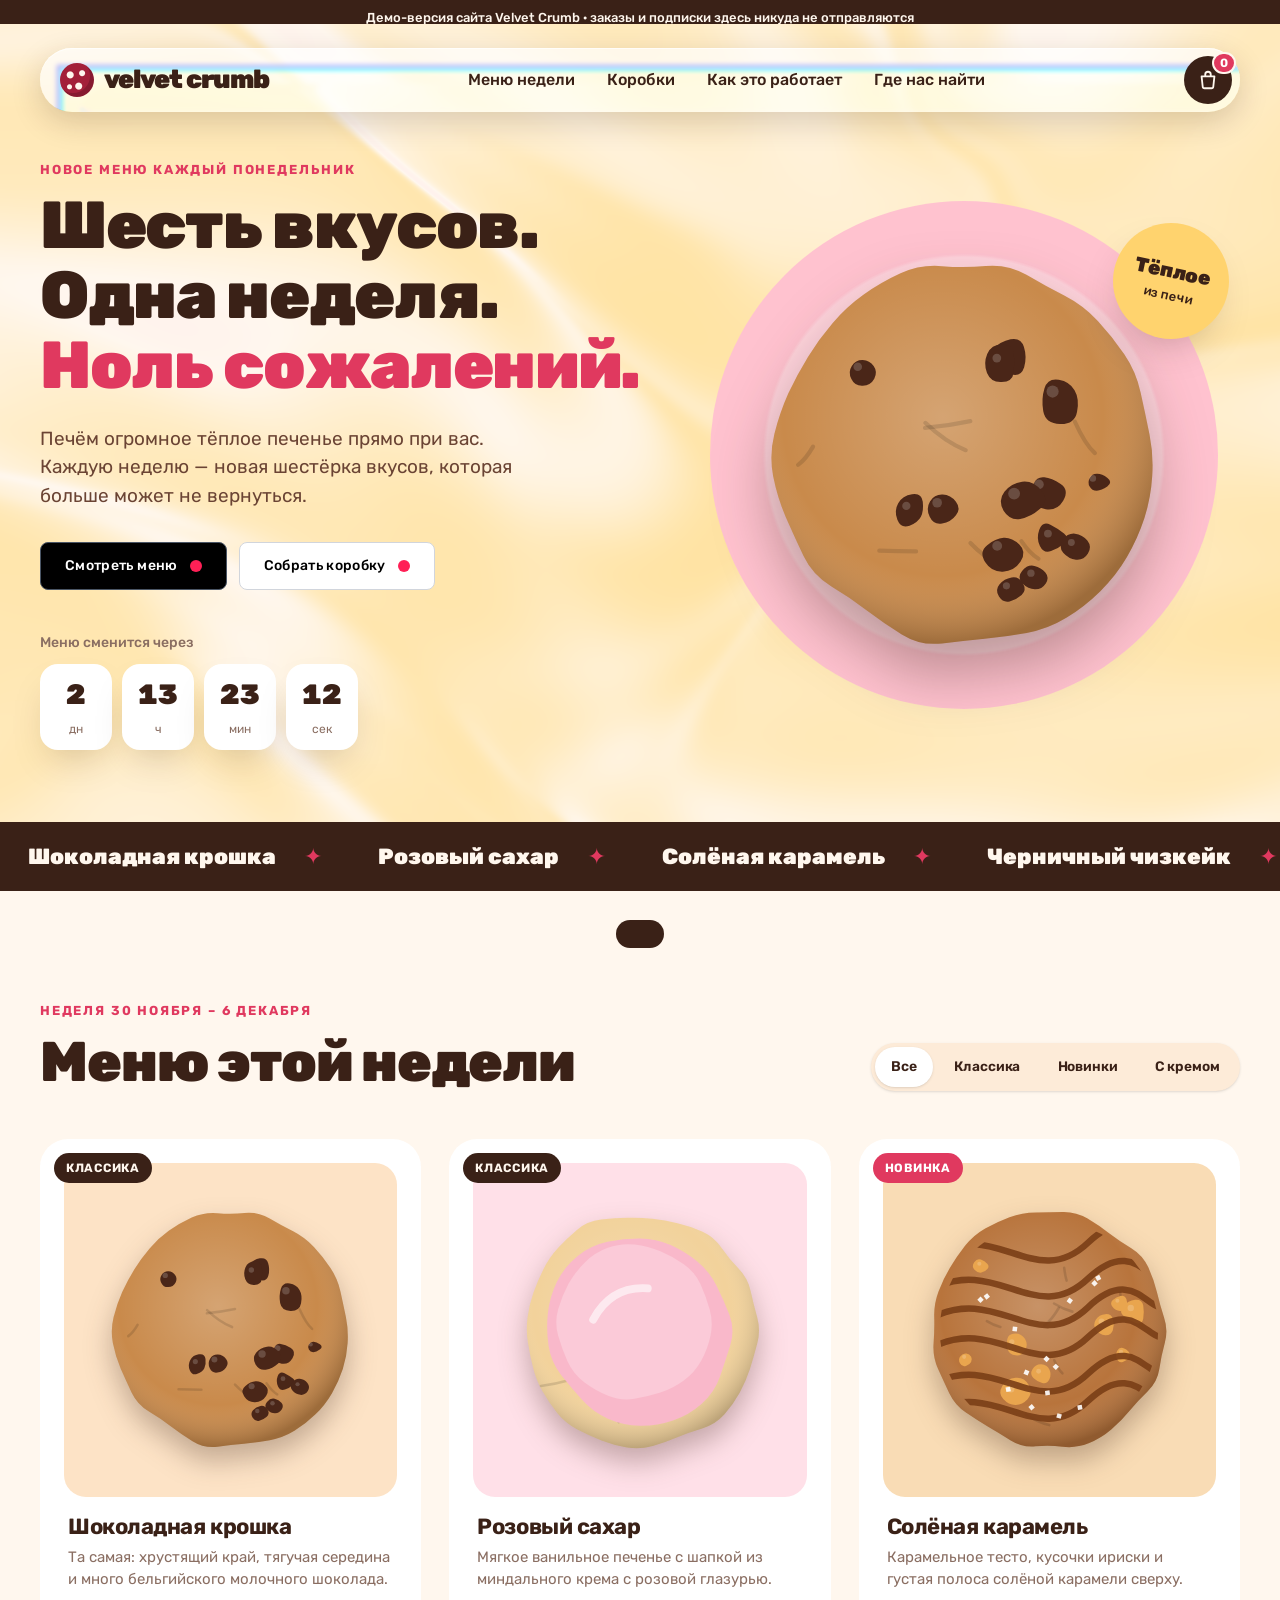
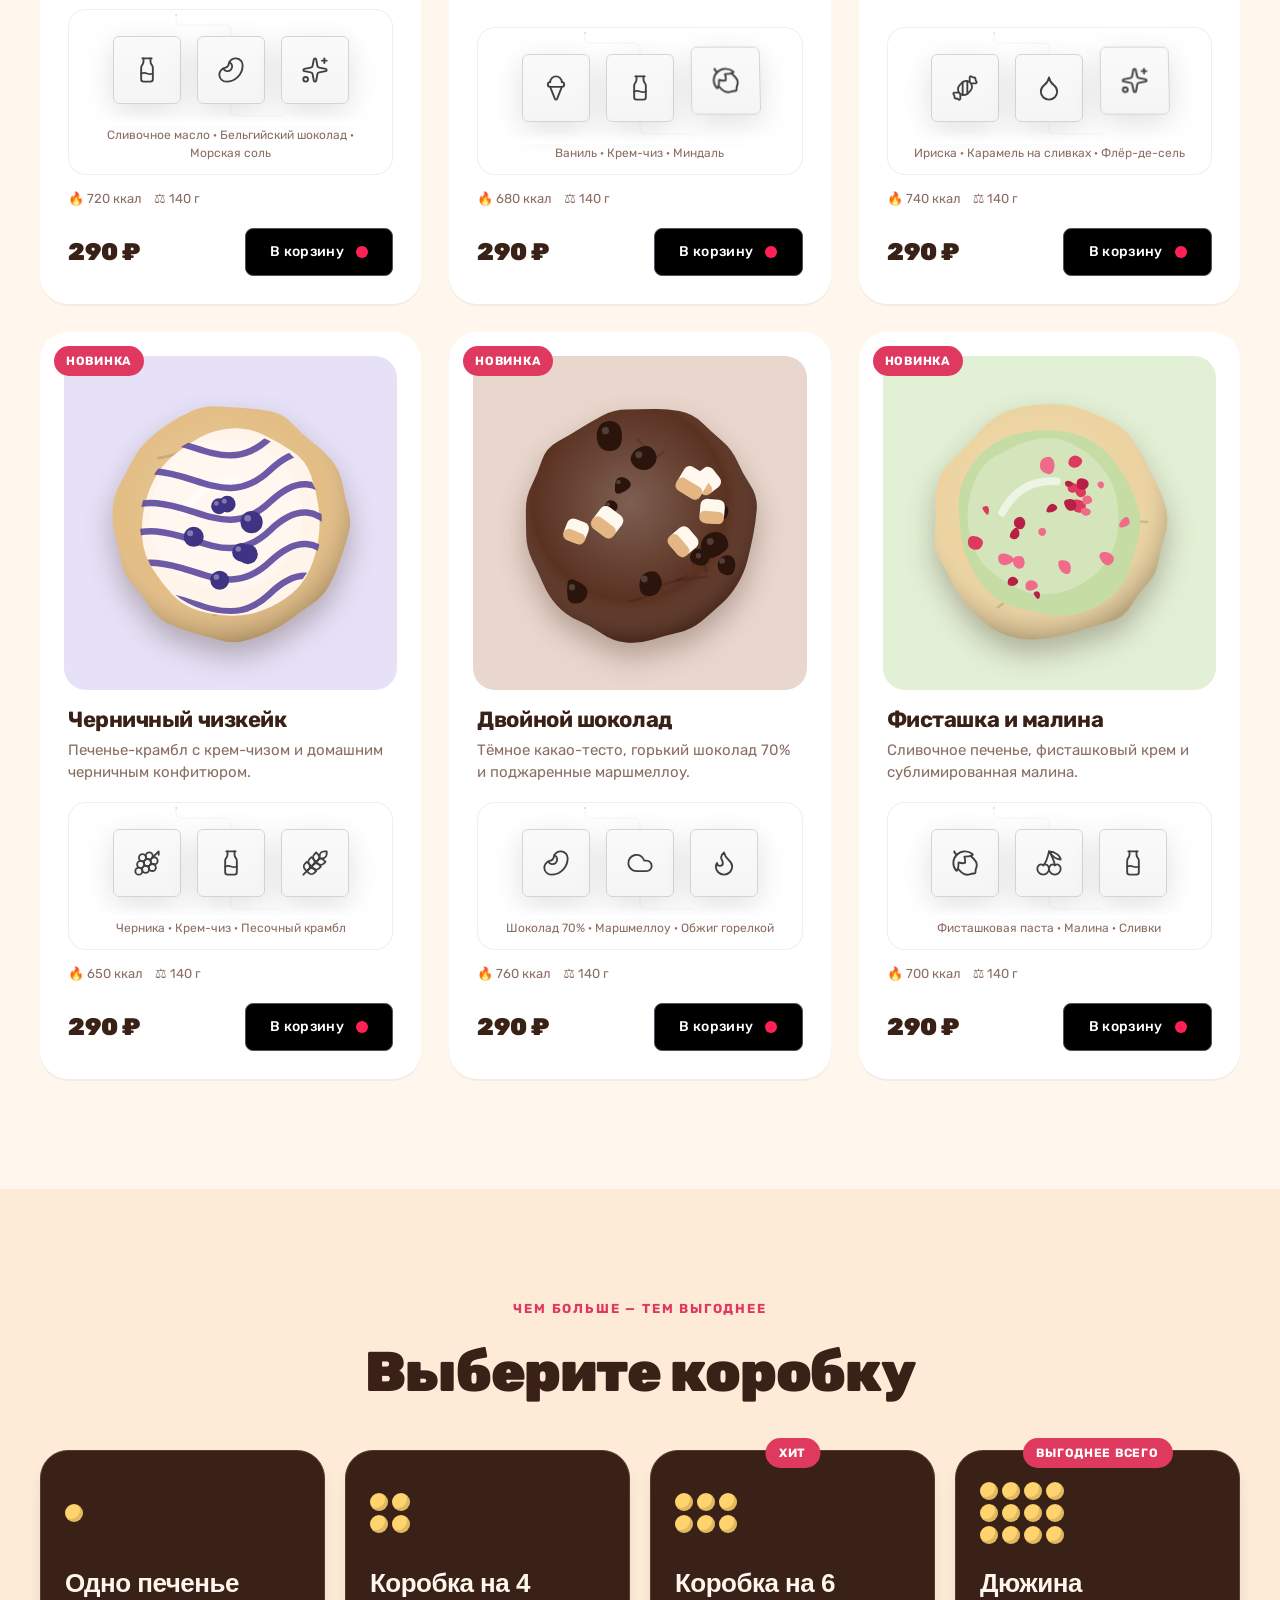
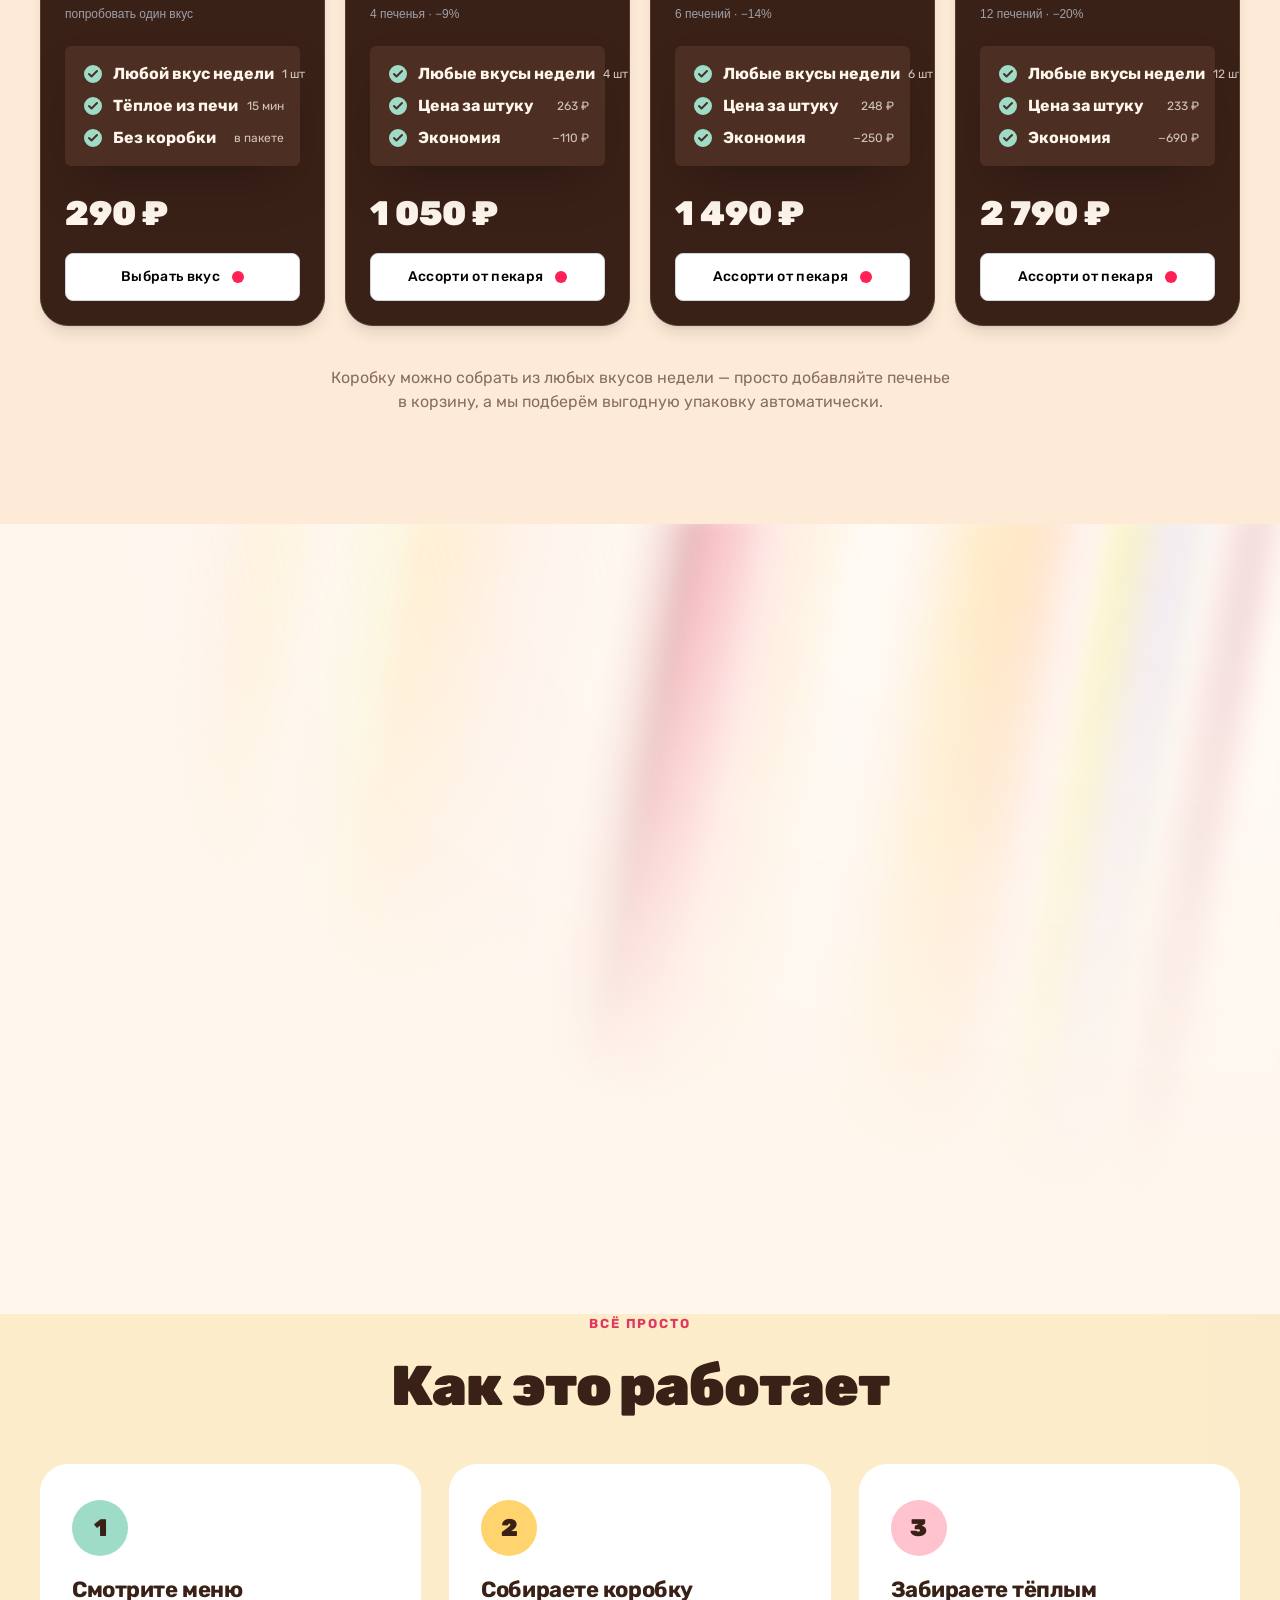
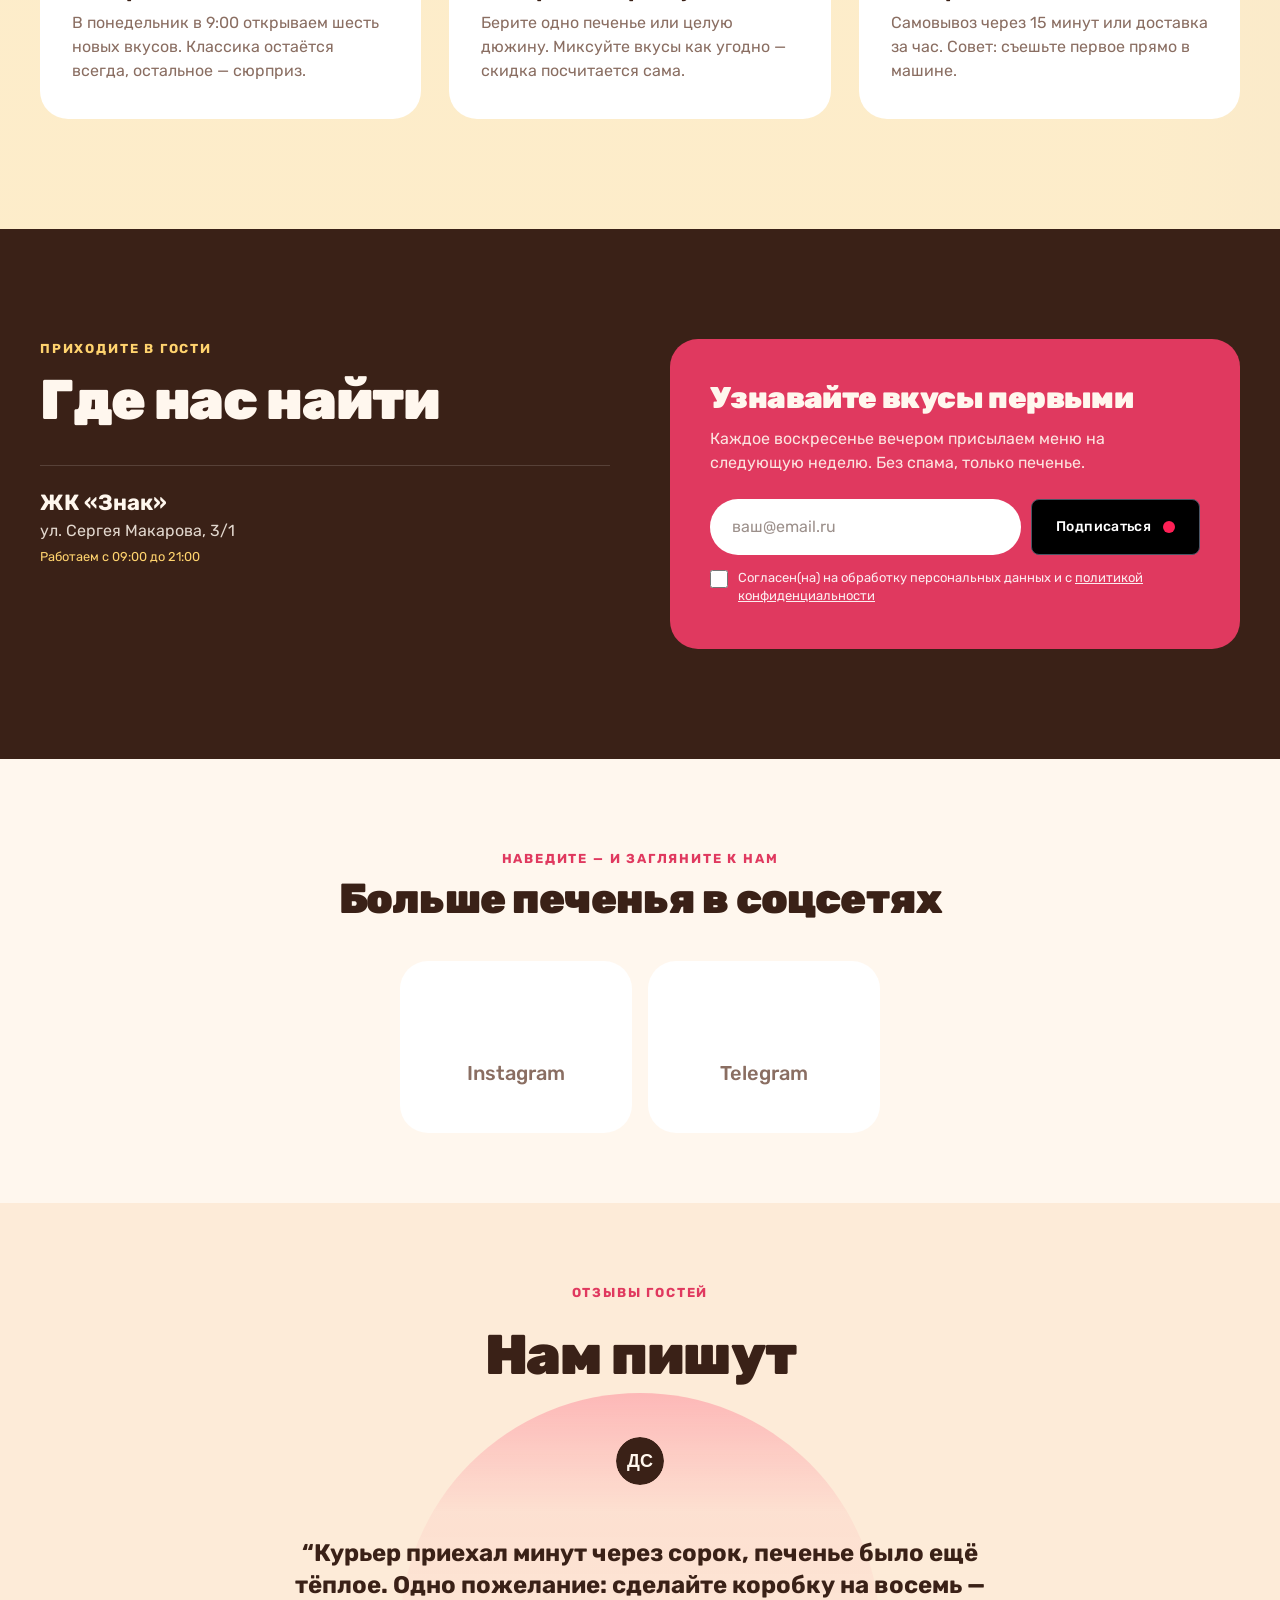
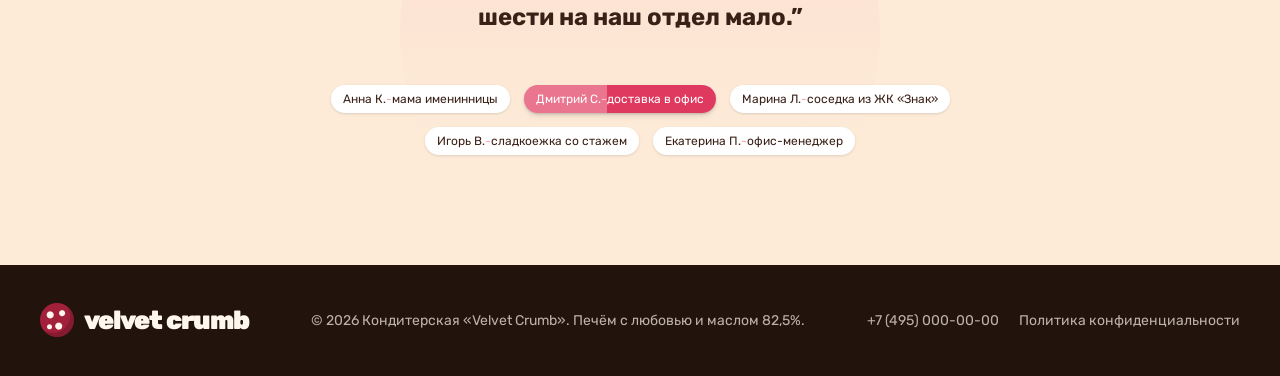
<file: index.html>
<!doctype html>
<html lang="ru">
<head>
  <meta charset="utf-8">
  <meta name="viewport" content="width=device-width, initial-scale=1">
  <title>Velvet Crumb — тёплое печенье каждую неделю</title>
  <meta name="description" content="Кондитерская Velvet Crumb: шесть новых вкусов огромного печенья каждую неделю. Самовывоз и доставка.">
  <link rel="preconnect" href="https://fonts.googleapis.com">
  <link rel="preconnect" href="https://fonts.gstatic.com" crossorigin>
  <link href="https://fonts.googleapis.com/css2?family=Rubik:wght@400;500;700;900&display=swap" rel="stylesheet">
  <script type="module" crossorigin src="./assets/main-BtqlWZPW.js"></script>
  <link rel="modulepreload" crossorigin href="./assets/src-DAGeCfXo.js">
  <link rel="stylesheet" crossorigin href="./assets/src-DN7V7T6a.css">
</head>
<body>
  <div id="root"></div>
</body>
</html>
</file>
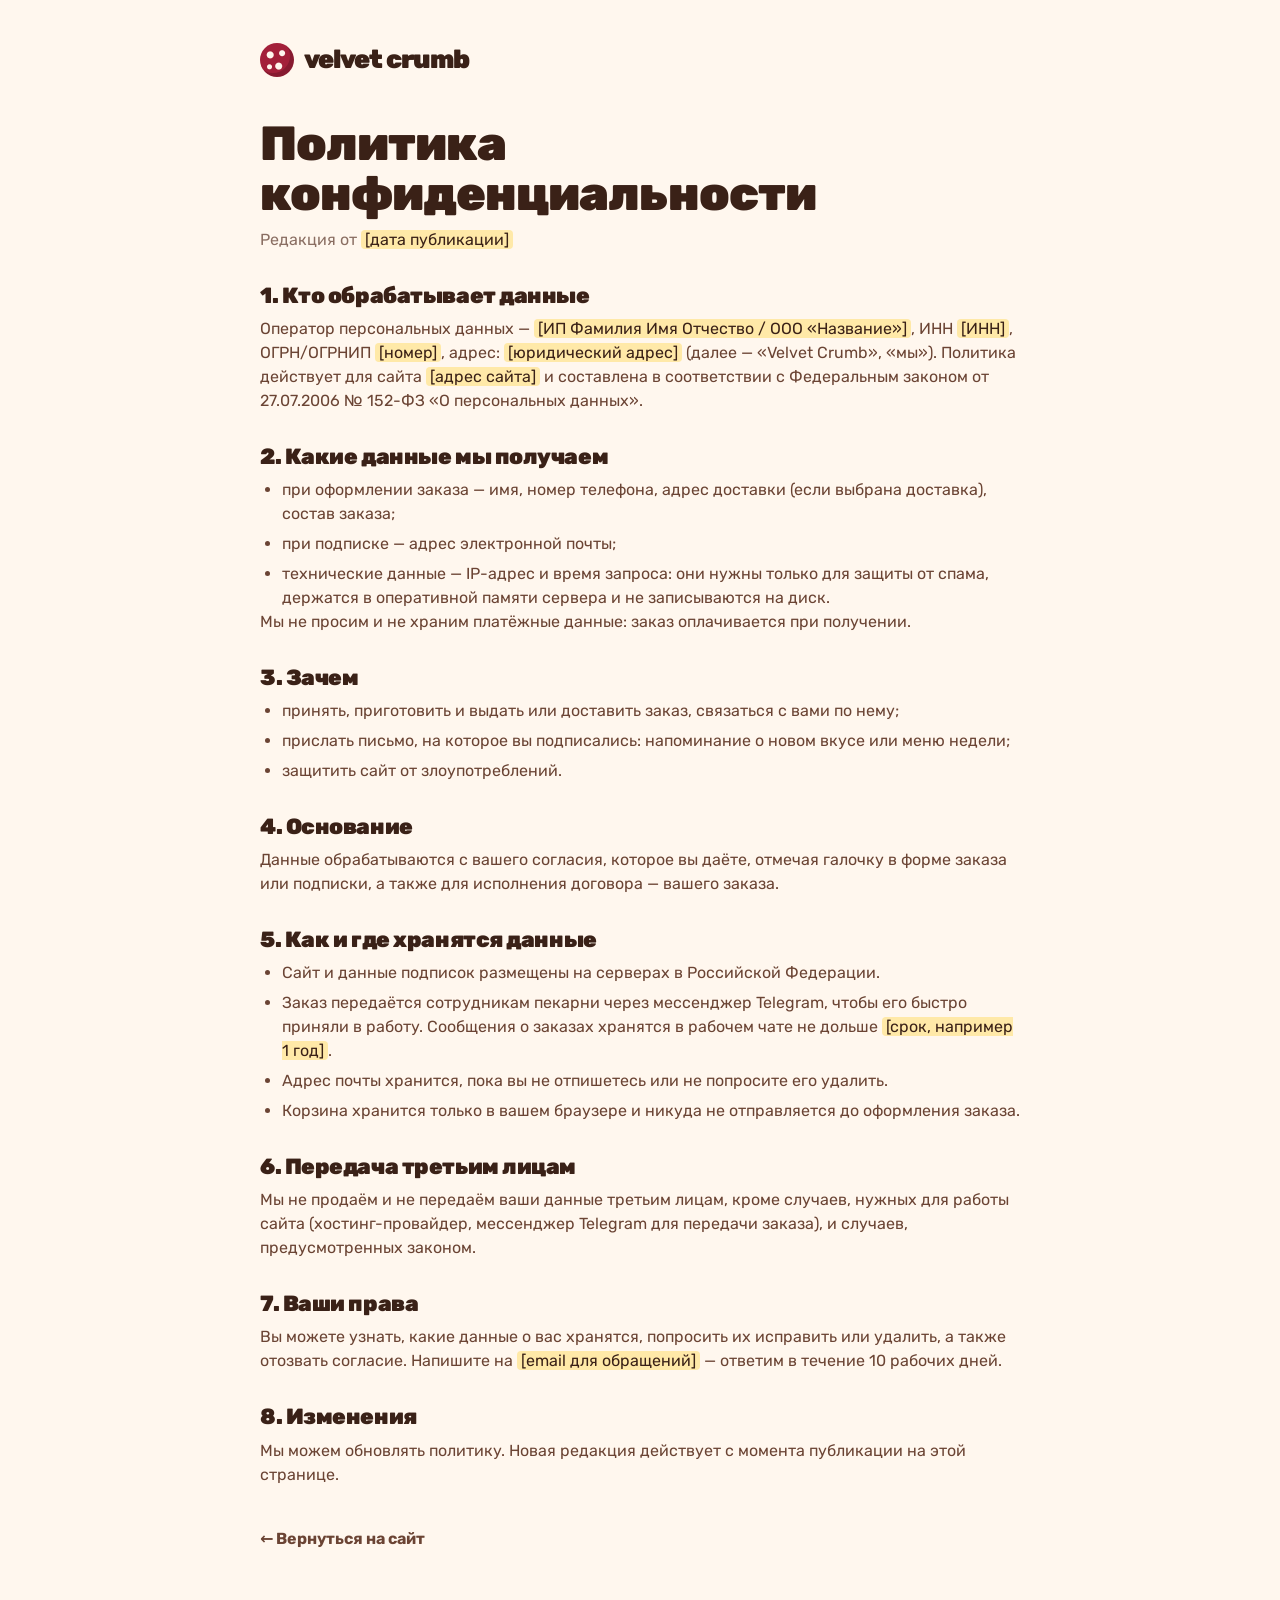
<file: privacy.html>
<!doctype html>
<html lang="ru">
<head>
  <meta charset="utf-8">
  <meta name="viewport" content="width=device-width, initial-scale=1">
  <title>Политика конфиденциальности — Velvet Crumb</title>
  <meta name="robots" content="noindex">
  <link rel="preconnect" href="https://fonts.googleapis.com">
  <link rel="preconnect" href="https://fonts.gstatic.com" crossorigin>
  <link href="https://fonts.googleapis.com/css2?family=Rubik:wght@400;500;700;900&display=swap" rel="stylesheet">
  <script type="module" crossorigin src="./assets/src-DAGeCfXo.js"></script>
  <link rel="stylesheet" crossorigin href="./assets/src-DN7V7T6a.css">
</head>
<body>
  <!--
    ШАБЛОН. Перед публикацией замените всё, что выделено [в квадратных скобках],
    на реальные данные владельца пекарни и покажите текст юристу.
  -->
  <main class="legal site-container">
    <a href="./" class="logo legal__logo">
      <span class="logo__mark" aria-hidden="true"></span>
      <span class="logo__text">velvet crumb</span>
    </a>

    <h1>Политика конфиденциальности</h1>
    <p class="legal__meta">Редакция от <mark>[дата публикации]</mark></p>

    <h2>1. Кто обрабатывает данные</h2>
    <p>
      Оператор персональных данных — <mark>[ИП Фамилия Имя Отчество / ООО «Название»]</mark>,
      ИНН <mark>[ИНН]</mark>, ОГРН/ОГРНИП <mark>[номер]</mark>, адрес: <mark>[юридический адрес]</mark>
      (далее — «Velvet Crumb», «мы»). Политика действует для сайта <mark>[адрес сайта]</mark>
      и составлена в соответствии с Федеральным законом от 27.07.2006 № 152-ФЗ «О персональных данных».
    </p>

    <h2>2. Какие данные мы получаем</h2>
    <ul>
      <li>при оформлении заказа — имя, номер телефона, адрес доставки (если выбрана доставка), состав заказа;</li>
      <li>при подписке — адрес электронной почты;</li>
      <li>технические данные — IP-адрес и время запроса: они нужны только для защиты от спама, держатся в оперативной памяти сервера и не записываются на диск.</li>
    </ul>
    <p>Мы не просим и не храним платёжные данные: заказ оплачивается при получении.</p>

    <h2>3. Зачем</h2>
    <ul>
      <li>принять, приготовить и выдать или доставить заказ, связаться с вами по нему;</li>
      <li>прислать письмо, на которое вы подписались: напоминание о новом вкусе или меню недели;</li>
      <li>защитить сайт от злоупотреблений.</li>
    </ul>

    <h2>4. Основание</h2>
    <p>
      Данные обрабатываются с вашего согласия, которое вы даёте, отмечая галочку в форме заказа или подписки,
      а также для исполнения договора — вашего заказа.
    </p>

    <h2>5. Как и где хранятся данные</h2>
    <ul>
      <li>Сайт и данные подписок размещены на серверах в Российской Федерации.</li>
      <li>
        Заказ передаётся сотрудникам пекарни через мессенджер Telegram, чтобы его быстро приняли в работу.
        Сообщения о заказах хранятся в рабочем чате не дольше <mark>[срок, например 1 год]</mark>.
      </li>
      <li>Адрес почты хранится, пока вы не отпишетесь или не попросите его удалить.</li>
      <li>Корзина хранится только в вашем браузере и никуда не отправляется до оформления заказа.</li>
    </ul>

    <h2>6. Передача третьим лицам</h2>
    <p>
      Мы не продаём и не передаём ваши данные третьим лицам, кроме случаев, нужных для работы сайта
      (хостинг-провайдер, мессенджер Telegram для передачи заказа), и случаев, предусмотренных законом.
    </p>

    <h2>7. Ваши права</h2>
    <p>
      Вы можете узнать, какие данные о вас хранятся, попросить их исправить или удалить, а также отозвать согласие.
      Напишите на <mark>[email для обращений]</mark> — ответим в течение 10 рабочих дней.
    </p>

    <h2>8. Изменения</h2>
    <p>
      Мы можем обновлять политику. Новая редакция действует с момента публикации на этой странице.
    </p>

    <p class="legal__back"><a href="./">← Вернуться на сайт</a></p>
  </main>
</body>
</html>
</file>
